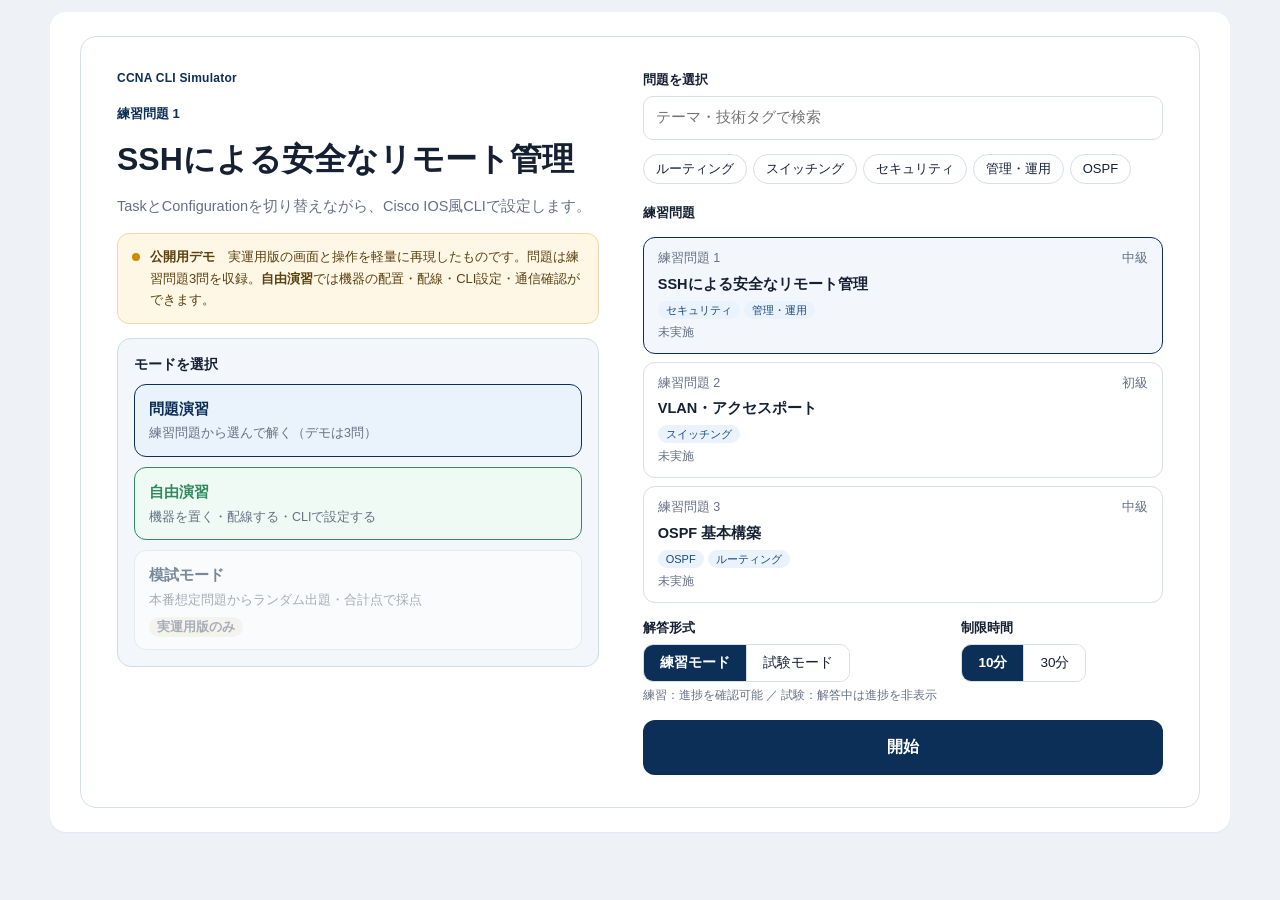
<file: works/cli-simulator/index.html>
<!doctype html>
<html lang="ja">
<head>
<meta charset="utf-8">
<meta name="viewport" content="width=device-width,initial-scale=1,viewport-fit=cover">
<title>CCNA CLIシミュレーター</title>
<meta name="description" content="ブラウザでネットワーク機器の設定をコマンドで練習できるCLIシミュレーターの公開用デモ">
<link rel="icon" href="assets/img/favicon.svg" type="image/svg+xml">
<link rel="stylesheet" href="assets/css/style.css">
<script src="assets/js/engine.js" defer></script>
<script src="assets/js/labs.js" defer></script>
<script src="assets/js/app.js" defer></script>
</head>
<body>
<main class="app" id="app"><noscript><p style="padding:24px">このサイトは JavaScript を使って動作します。</p></noscript></main>
</body>
</html>
</file>
<file: works/cli-simulator/assets/css/style.css>
/* 実運用版の配色・部品に合わせた軽量版のスタイル。明るい単一テーマ（端末部分のみ暗色） */
:root{
  color-scheme:light;
  --navy:#0c2f57; --navy2:#174b80; --line:#d7dee8; --muted:#667085; --ink:#162033;
  --bg:#eef2f6; --card:#fff; --soft:#f3f7fb; --soft2:#f5f8fa;
  --green:#2f8a5f; --green-soft:#eefaf3; --orange:#d39a2c; --orange-soft:#fff6e5;
  --ok:#1f8a4c; --ok-soft:#e5f5ec; --ng:#c0392b; --ng-soft:#fdecea;
  --term:#0c1118; --termText:#dbe8f4; --termDim:#8aa0b4;
  --sans:-apple-system,BlinkMacSystemFont,"Segoe UI","Hiragino Kaku Gothic ProN","Yu Gothic UI","Meiryo",sans-serif;
  --mono:ui-monospace,"SFMono-Regular",Consolas,"BIZ UDGothic",monospace;
}
*{box-sizing:border-box}
html,body{margin:0}
body{font-family:var(--sans);color:var(--ink);background:var(--bg);font-size:14.5px;line-height:1.65;-webkit-font-smoothing:antialiased;
  padding-left:max(16px,env(safe-area-inset-left,0px));padding-right:max(16px,env(safe-area-inset-right,0px));padding-block:12px}
button,input,select{font:inherit;color:inherit}
button{cursor:pointer}
h1,h2,h3{margin:0;line-height:1.35;text-wrap:balance}
p{margin:0}
code{font-family:var(--mono);font-size:.9em;background:var(--soft);border-radius:4px;padding:0 .3em}
:focus-visible{outline:2px solid var(--navy2);outline-offset:2px}
[hidden]{display:none!important}
.app{max-width:1180px;margin:0 auto;background:var(--card);border-radius:16px;overflow:hidden;box-shadow:0 1px 2px rgba(12,47,87,.06)}
.muted{color:var(--muted)}
.label{display:block;font-weight:700;font-size:13px;margin-bottom:6px}

/* ---- 共通ボタン ---- */
.primary-btn{border:0;border-radius:10px;background:var(--navy);color:#fff;font-weight:700;padding:10px 18px}
.primary-btn:hover{background:var(--navy2)}
.secondary-btn{border:1px solid var(--line);border-radius:10px;background:#fff;padding:9px 16px;font-weight:600}
.secondary-btn:hover{background:var(--soft)}
.chip{display:inline-block;font-size:11.5px;font-weight:700;padding:1px 8px;border-radius:999px;background:rgba(255,255,255,.15);border:1px solid rgba(255,255,255,.35)}
.segmented{display:inline-flex;border:1px solid var(--line);border-radius:10px;overflow:hidden;background:#fff}
.segmented button{border:0;background:#fff;padding:7px 16px;font-size:13.5px}
.segmented button+button{border-left:1px solid var(--line)}
.segmented button[aria-pressed="true"]{background:var(--navy);color:#fff;font-weight:700}

/* ---- 起動画面 ---- */
.launch{padding:24px}
.launch-card{max-width:1120px;margin:0 auto;border:1px solid var(--line);border-radius:16px;padding:32px 36px;display:grid;grid-template-columns:minmax(0,1fr) minmax(0,1.08fr);column-gap:44px;align-items:start}
.launch-card .col{display:grid;gap:14px;align-content:start;min-width:0}
.eyebrow{font-size:12px;font-weight:800;color:var(--navy);letter-spacing:.02em}
.lab-category{font-size:13px;font-weight:700;color:var(--navy)}
.launch-card h1{font-size:32px;font-weight:800}
.demo-note{display:flex;gap:10px;padding:12px 14px;border-radius:12px;background:#fff7e6;border:1px solid #f1d9a8;color:#5a4110;font-size:13px}
.demo-note::before{content:"";flex:none;width:8px;height:8px;margin-top:7px;border-radius:50%;background:#d08a00}
.mode-picker{background:var(--soft);border:1px solid #cfdcea;border-radius:14px;padding:16px;display:grid;gap:10px}
.mode-picker h2{font-size:14px}
.mode-card{display:grid;gap:2px;text-align:left;border:1.5px solid var(--line);background:#fff;border-radius:12px;padding:12px 14px}
.mode-card b{font-size:15px;color:var(--navy)}
.mode-card span{font-size:12.5px;color:var(--muted)}
.mode-card[aria-pressed="true"]{border-color:var(--navy);background:#eaf2fb}
.mode-card.free{border-color:var(--green);background:var(--green-soft)}
.mode-card.free b{color:var(--green)}
.mode-card:disabled{opacity:.55;cursor:not-allowed;filter:grayscale(.3)}
.soon{display:inline-block;justify-self:start;margin-top:4px;font-size:11px;font-weight:700;color:#8a6a1f;background:#fbf0dc;border-radius:999px;padding:0 8px}
.search{width:100%;border:1px solid var(--line);border-radius:10px;padding:9px 12px;background:#fff}
.filters{display:flex;flex-wrap:wrap;gap:6px}
.filter{border:1px solid var(--line);background:#fff;border-radius:999px;padding:3px 12px;font-size:13px}
.filter[aria-pressed="true"]{background:var(--navy);border-color:var(--navy);color:#fff}
.lab-section-title{font-weight:800;font-size:13px;margin-top:4px}
.lab-cards{display:grid;gap:8px}
.lab-card{text-align:left;border:1.5px solid var(--line);background:#fff;border-radius:12px;padding:10px 14px;display:grid;gap:4px;transition:box-shadow .15s,transform .15s}
.lab-card:hover{transform:translateY(-1px);box-shadow:0 4px 14px rgba(12,47,87,.10)}
.lab-card[aria-pressed="true"]{border-color:var(--navy);background:var(--soft)}
.lab-card-head{display:flex;justify-content:space-between;font-size:12.5px;color:var(--muted)}
.lab-card-title{font-weight:800}
.tags{display:flex;flex-wrap:wrap;gap:4px}
.tag{font-size:11px;padding:0 8px;border-radius:999px;background:#eaf2fb;color:var(--navy2)}
.lab-card-meta{font-size:12px;color:var(--muted)}
.launch-grid{display:grid;grid-template-columns:auto auto;gap:14px 24px;justify-content:start}
.choice-help{font-size:12px;color:var(--muted);margin-top:4px}
.start-btn{width:100%;padding:14px;font-size:16px;border-radius:12px}

/* ---- 演習画面 ---- */
.sim-top{background:var(--navy);color:#fff;display:flex;align-items:center;gap:12px;padding:12px 14px;flex-wrap:wrap}
.back-btn{border:1px solid rgba(255,255,255,.45);background:transparent;color:#fff;border-radius:10px;padding:6px 12px;font-weight:700;font-size:13px}
.back-btn:hover{background:rgba(255,255,255,.1)}
.sim-top h2{font-size:14.5px;font-weight:800;flex:1 1 220px;min-width:0;display:flex;align-items:center;gap:8px;flex-wrap:wrap}
.sim-clock{text-align:right;line-height:1.2}
.sim-clock small{display:block;font-size:10.5px;opacity:.8}
.sim-clock b{font-size:20px;font-variant-numeric:tabular-nums}
.sim-clock.warn b{color:#ffb4a8}
.workspace{display:grid;grid-template-columns:minmax(0,1fr) minmax(0,1fr);gap:14px;padding:14px;align-items:start}
.ref{border:1px solid var(--line);border-radius:12px;overflow:hidden}
.main-tabs{display:none;border-bottom:1px solid var(--line);background:#fff}
.main-tabs button{border:0;background:none;padding:10px 18px;font-weight:600;color:var(--muted);border-bottom:2px solid transparent}
.main-tabs button[aria-selected="true"]{color:var(--navy);border-bottom-color:var(--navy);font-weight:800;background:var(--soft)}
.ref section{padding:14px}
.ref section+section{border-top:1px solid var(--line)}
.section-title{font-size:15px;font-weight:800;margin-bottom:10px}
.topo-host{border:1px solid var(--line);border-radius:12px;background-color:#fbfdff;background-image:radial-gradient(#dfe7f0 1px,transparent 1px);background-size:16px 16px}
.topo-host svg{display:block;width:100%;height:auto;touch-action:none}
.topo-legend{display:flex;flex-wrap:wrap;gap:4px 14px;font-size:11.5px;color:var(--muted);margin-top:8px}
.topo-note{margin-top:8px;font-size:12.5px;background:var(--soft2);border-radius:8px;padding:8px 12px}
.topo-note b{margin-right:8px}
.node{cursor:pointer}
.node .box{transition:filter .15s}
.node:hover .box{filter:brightness(.97)}
.task-list{display:grid;gap:8px;margin:0;padding:0;list-style:none}
.task-list li{display:grid;grid-template-columns:34px minmax(0,1fr);gap:8px;background:var(--soft2);border-radius:10px;padding:10px 12px;font-size:14px}
.task-list li b{font-size:12px;color:var(--navy);padding-top:2px}
.task-rule{margin-top:10px;font-size:12px;color:var(--muted);background:var(--soft2);border-radius:8px;padding:8px 12px}
.cli-col{display:grid;gap:10px;min-width:0;position:sticky;top:12px}
.cli-head{display:flex;align-items:center;gap:8px;flex-wrap:wrap}
.dev-pill{border:1.5px solid var(--line);background:#fff;border-radius:10px;padding:5px 12px;font-weight:800;font-size:13px}
.dev-pill[aria-selected="true"]{background:var(--navy);border-color:var(--navy);color:#fff}
.progress{margin-left:auto;font-size:13px;color:var(--muted);display:flex;align-items:center;gap:8px}
.progress b{color:var(--ink);font-variant-numeric:tabular-nums}
.progress i{display:block;width:90px;height:6px;border-radius:3px;background:#e4eaf1;overflow:hidden}
.progress i span{display:block;height:100%;background:var(--green);transition:width .3s}
.cli-tools{display:flex;align-items:center;gap:6px}
.cli-tools .t{font-weight:800;margin-right:auto}
.cli-tools .segmented button{padding:4px 10px;font-size:12.5px}
.cli-tools .secondary-btn{padding:5px 12px;font-size:12.5px}
.terminal{background:var(--term);color:var(--termText);border-radius:14px;overflow:hidden;display:grid;grid-template-rows:auto minmax(0,1fr) auto}
.term-mode{display:flex;align-items:center;gap:10px;padding:10px 14px;border-bottom:1px solid #1e2a36;background:#111a24}
.term-mode .dot{width:9px;height:9px;border-radius:50%;background:#6cb6ff;box-shadow:0 0 0 3px rgba(108,182,255,.18);flex:none}
.term-mode .txt{flex:1;min-width:0;line-height:1.3}
.term-mode small{display:block;font-size:10.5px;color:var(--termDim)}
.term-mode b{display:block;font-size:14px;color:#fff}
.term-mode span.h{display:block;font-size:11.5px;color:var(--termDim)}
.term-mode .pr{font-family:var(--mono);font-size:11.5px;border:1px solid #2d3b4a;border-radius:6px;padding:1px 8px;color:#cfe3f5}
.term-out{height:46dvh;min-height:220px;max-height:560px;overflow:auto;padding:12px 14px;font-family:var(--mono);font-size:13px;line-height:1.5;white-space:pre-wrap;word-break:break-all;scrollbar-color:#2d3b4a transparent}
.terminal[data-size="s"] .term-out{font-size:11.5px}
.terminal[data-size="l"] .term-out{font-size:15px}
.term-out .echo{color:#fff;font-weight:600}
.term-out .err{color:#ffc069}
.term-out .log{color:#7fd1e0}
.term-in{display:flex;align-items:center;gap:6px;padding:8px 10px 8px 14px;border-top:1px solid #1e2a36}
.term-in label{font-family:var(--mono);font-size:12.5px;color:#9fd8ff;white-space:pre}
.term-in input{flex:1;min-width:0;background:transparent;border:0;color:#fff;font-family:var(--mono);font-size:13px;padding:6px 2px;caret-color:#9fd8ff}
.term-in input:focus{outline:none}
.term-in input::placeholder{color:#5d7186}
.term-in button{background:#1b2633;border:1px solid #2d3b4a;color:#fff;border-radius:8px;font-weight:800;font-size:12.5px;padding:7px 12px}
.keys{display:flex;flex-wrap:wrap;gap:6px}
.keys button{border:1px solid var(--line);background:#fff;border-radius:8px;padding:5px 12px;font-family:var(--mono);font-size:12.5px;min-width:40px}
.keys button:hover{background:var(--soft)}
.actionbar{display:flex;justify-content:space-between;gap:8px;padding:0 14px 14px}

/* ---- 結果 ---- */
.overlay{position:fixed;inset:0;z-index:40;background:rgba(12,47,87,.45);display:grid;place-items:center;
  padding:calc(16px + env(safe-area-inset-top,0px)) max(16px,env(safe-area-inset-right,0px)) calc(16px + env(safe-area-inset-bottom,0px)) max(16px,env(safe-area-inset-left,0px))}
.result{background:#fff;border-radius:16px;width:100%;max-width:760px;max-height:calc(100dvh - 32px);overflow:auto;padding:24px;display:grid;gap:14px}
.result .cat{font-size:12.5px;font-weight:700;color:var(--navy)}
.result h2{font-size:20px}
.score-row{display:flex;align-items:baseline;gap:14px;flex-wrap:wrap;border-top:1px solid var(--line);border-bottom:1px solid var(--line);padding:12px 0}
.score-row b{font-size:40px;font-variant-numeric:tabular-nums;color:var(--navy)}
.score-row span{font-size:13px;color:var(--muted)}
.checks{list-style:none;margin:0;padding:0;display:grid;gap:6px}
.checks li{display:flex;align-items:center;gap:10px;padding:8px 12px;border-radius:10px;font-weight:600}
.checks li.ok{background:var(--ok-soft);color:#14532d}
.checks li.ng{background:var(--ng-soft);color:#7f1d1d}
.checks li em{margin-left:auto;font-style:normal;font-size:12px;font-weight:500;opacity:.8}
.result-actions{display:flex;flex-wrap:wrap;gap:8px}
.explain{border:1px solid var(--line);border-radius:12px;padding:14px 16px;display:grid;gap:8px;font-size:13.5px}
.explain h3{font-size:14px;margin-top:6px}
.explain ol,.explain ul{margin:0;padding-left:1.3em}
.explain pre{margin:0;background:var(--term);color:var(--termText);border-radius:10px;padding:12px 14px;font-family:var(--mono);font-size:12.5px;overflow:auto}
.confirm{background:#fff;border-radius:14px;max-width:420px;width:100%;padding:22px;display:grid;gap:12px}
.confirm .row{display:flex;justify-content:flex-end;gap:8px}

/* ---- 自由演習 ---- */
.free-body{padding:14px;display:grid;gap:14px}
.free-guide{border:1px solid var(--line);border-left:4px solid var(--green);border-radius:12px;padding:12px 16px;display:grid;gap:10px;background:#f7fcf9}
.free-guide h3{font-size:14.5px}
.free-guide h3 small{font-weight:400;color:var(--muted);margin-left:8px;font-size:12px}
.steps{display:grid;grid-template-columns:repeat(3,minmax(0,1fr));gap:8px}
.steps div{display:flex;gap:10px;align-items:flex-start;background:#fff;border:1px solid var(--line);border-radius:10px;padding:8px 12px;font-size:12px;color:var(--muted)}
.steps i{flex:none;width:24px;height:24px;border-radius:50%;background:var(--green);color:#fff;font-style:normal;font-weight:800;display:grid;place-items:center;font-size:12px}
.steps b{display:block;color:var(--ink);font-size:13px}
.sample{display:flex;flex-wrap:wrap;gap:8px 16px;align-items:center;justify-content:space-between;background:#eaf3fb;border:1px solid #c6dcef;border-radius:12px;padding:12px 16px;font-size:13px;color:#23415e}
.card{border:1px solid var(--line);border-radius:12px;padding:14px}
.builder{display:flex;flex-wrap:wrap;gap:12px 20px;align-items:flex-end}
.builder .grp{display:flex;gap:6px;align-items:flex-end;flex-wrap:wrap}
.builder select{border:1px solid var(--line);border-radius:8px;padding:7px 8px;background:#fff;font-size:13px;min-width:110px}
.builder .sep{width:1px;align-self:stretch;background:var(--line)}
.free-grid{display:grid;grid-template-columns:minmax(0,1.15fr) minmax(0,1fr);gap:14px;align-items:start}
.topo-tools{display:flex;gap:6px;align-items:center;margin-bottom:8px}
.topo-tools .t{font-weight:800;margin-right:auto}
.topo-tools button{padding:4px 12px;font-size:12.5px}
.conn-list{list-style:none;margin:10px 0 0;padding:0;display:grid;gap:6px}
.conn-list li{display:flex;align-items:center;gap:10px;border:1px solid var(--line);border-radius:10px;padding:6px 10px;font-size:12.5px}
.conn-list li i{font-style:normal;width:22px;height:22px;border-radius:50%;border:1px solid var(--line);display:grid;place-items:center;font-weight:700;flex:none}
.conn-list li span{flex:1;min-width:0}
.conn-list li small{color:var(--muted)}
.conn-list button{border:1px solid #f0c2bd;color:var(--ng);background:#fff;border-radius:8px;font-size:12px;padding:3px 10px}
.dev-panel{display:grid;gap:10px}
.dev-panel .head{display:flex;align-items:center;gap:8px}
.dev-panel .head b{font-size:15px}
.dev-panel .head .secondary-btn{margin-left:auto;color:var(--ng);border-color:#f0c2bd;padding:4px 10px;font-size:12px}
.pc-form{display:grid;grid-template-columns:repeat(3,minmax(0,1fr)) auto;gap:8px;align-items:end}
.pc-form label{font-size:12px;color:var(--muted);display:grid;gap:2px}
.pc-form input{border:1px solid var(--line);border-radius:8px;padding:6px 8px;font-family:var(--mono);font-size:12.5px;min-width:0}
.empty{color:var(--muted);font-size:13px;background:var(--soft2);border-radius:10px;padding:12px}
.toast{position:fixed;left:50%;top:calc(14px + env(safe-area-inset-top,0px));max-width:calc(100% - 32px);transform:translateX(-50%);background:var(--navy);color:#fff;border-radius:10px;padding:8px 16px;font-size:13px;font-weight:700;z-index:60;box-shadow:0 6px 20px rgba(12,47,87,.25)}

/* ---- レスポンシブ ---- */
@media (min-width:1200px){.ref .tab-panel{display:block!important}}
@media (max-width:1199px){.main-tabs{display:flex}}
@media (max-width:1000px){
  .app{border-radius:12px}
  .launch{padding:10px}
  .workspace,.free-body{padding:10px}
  .launch-card{grid-template-columns:minmax(0,1fr);padding:20px 18px;row-gap:18px}
  .launch-card h1{font-size:26px}
  .workspace,.free-grid{grid-template-columns:minmax(0,1fr)}
  .cli-col{position:static}
  .term-out{height:38dvh}
}
@media (max-width:640px){
  .steps{grid-template-columns:minmax(0,1fr)}
  .pc-form{grid-template-columns:minmax(0,1fr) minmax(0,1fr)}
  .builder select{min-width:0;flex:1}
  .builder .sep{display:none}
  .sim-top h2{order:3;flex-basis:100%}
}
</file>
